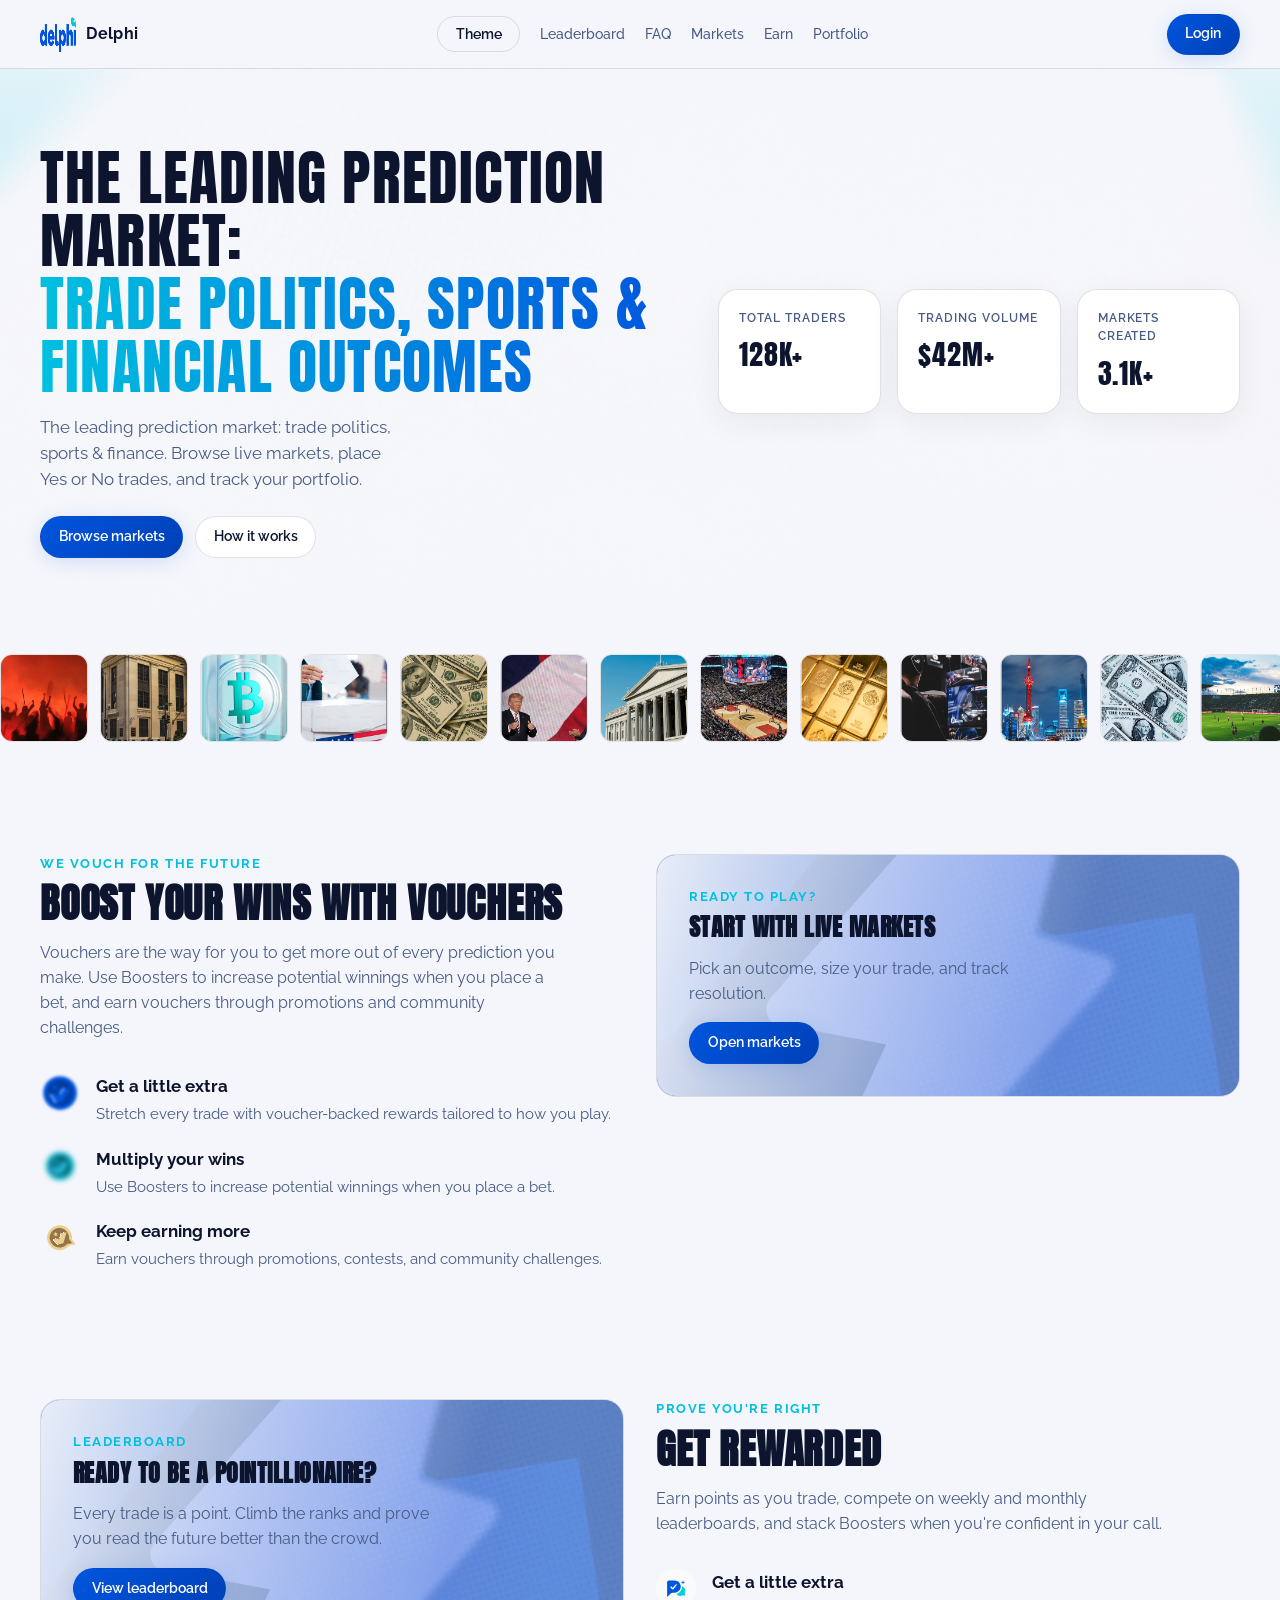
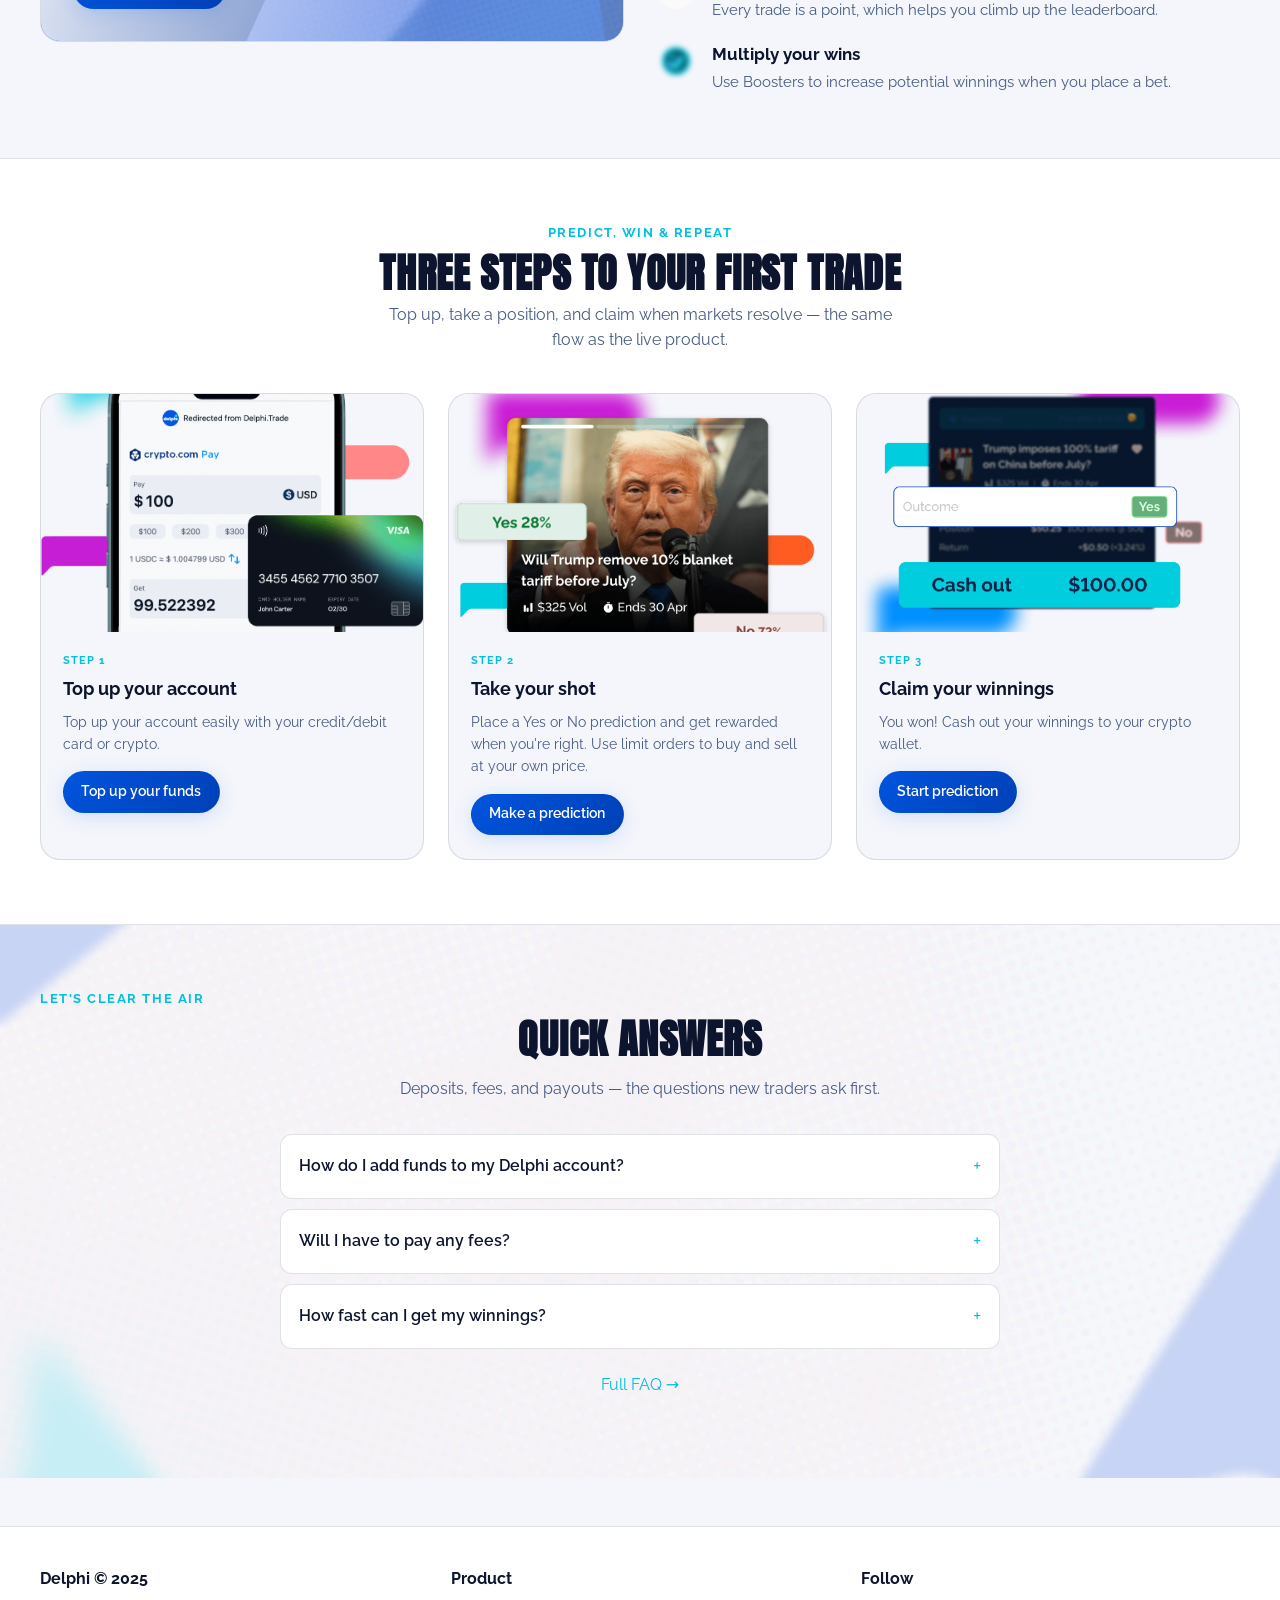
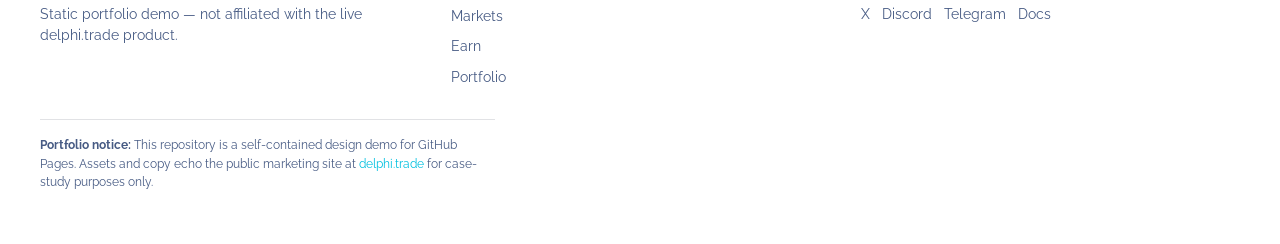
<file: docs/index.html>
<!DOCTYPE html>
<html lang="en" class="dark">
  <head>
    <meta charset="utf-8" />
    <meta name="viewport" content="width=device-width, initial-scale=1" />
    <title>Delphi: Trade Predictions for Politics, Sports &amp; Markets</title>
    <meta
      name="description"
      content="Delphi is the Prediction Market for all outcomes. Trade on politics, crypto, finance, and sports."
    />
    <link rel="icon" href="assets/images/trading-competition/delphi.png" />
    <link rel="stylesheet" href="css/site.css" />
  </head>
  <body>
    <header class="site-header">
      <div class="wrap header-inner">
        <a class="brand" href="index.html">
          <img src="assets/images/trading-competition/delphi.png" alt="" width="36" height="36" />
          Delphi
        </a>
        <nav aria-label="Primary">
          <ul class="nav-main">
            <li><button type="button" class="btn btn-ghost" data-theme-label onclick="delphiTheme.cycle()">Theme</button></li>
            <li><a href="leaderboard.html">Leaderboard</a></li>
            <li><a href="faq.html">FAQ</a></li>
            <li><a href="events.html">Markets</a></li>
            <li><a href="earn.html">Earn</a></li>
            <li><a href="portfolio.html">Portfolio</a></li>
          </ul>
        </nav>
        <div class="header-actions">
          <a class="btn btn-primary" href="portfolio.html">Login</a>
        </div>
      </div>
    </header>

    <main>
      <section class="hero" aria-labelledby="hero-title">
        <div class="hero-bg" aria-hidden="true"></div>
        <div class="wrap hero-grid">
          <div>
            <h1 id="hero-title" class="display-title">
              The Leading Prediction Market:<br />
              <span class="accent-line">Trade Politics, Sports &amp; Financial Outcomes</span>
            </h1>
            <p class="lead">
              The leading prediction market: trade politics, sports &amp; finance. Browse live markets, place Yes or No
              trades, and track your portfolio.
            </p>
            <div class="hero-cta">
              <a class="btn btn-primary" href="events.html">Browse markets</a>
              <a class="btn" href="faq.html">How it works</a>
            </div>
          </div>
          <div class="stat-grid" aria-label="Platform stats">
            <div class="stat-card">
              <div class="stat-label">Total traders</div>
              <div class="stat-value">128K+</div>
            </div>
            <div class="stat-card">
              <div class="stat-label">Trading volume</div>
              <div class="stat-value">$42M+</div>
            </div>
            <div class="stat-card">
              <div class="stat-label">Markets created</div>
              <div class="stat-value">3.1K+</div>
            </div>
          </div>
        </div>
      </section>

      <div class="marquee-section" aria-hidden="true">
        <div class="marquee">
          <div class="marquee-track">
            <div class="topic-pill"><img src="assets/images/landing/topics/action.png" alt="" /></div>
            <div class="topic-pill"><img src="assets/images/landing/topics/fed.png" alt="" /></div>
            <div class="topic-pill"><img src="assets/images/landing/topics/bitcoin.png" alt="" /></div>
            <div class="topic-pill"><img src="assets/images/landing/topics/election.png" alt="" /></div>
            <div class="topic-pill"><img src="assets/images/landing/topics/dollars.png" alt="" /></div>
            <div class="topic-pill"><img src="assets/images/landing/topics/trump.png" alt="" /></div>
            <div class="topic-pill"><img src="assets/images/landing/topics/white-house.png" alt="" /></div>
            <div class="topic-pill"><img src="assets/images/landing/topics/sports-2.png" alt="" /></div>
            <div class="topic-pill"><img src="assets/images/landing/topics/gold.png" alt="" /></div>
            <div class="topic-pill"><img src="assets/images/landing/topics/gaming.png" alt="" /></div>
            <div class="topic-pill"><img src="assets/images/landing/topics/shanghai.png" alt="" /></div>
            <div class="topic-pill"><img src="assets/images/landing/topics/dollars-2.png" alt="" /></div>
            <div class="topic-pill"><img src="assets/images/landing/topics/sports.png" alt="" /></div>
            <div class="topic-pill"><img src="assets/images/landing/topics/usa-flag.png" alt="" /></div>
            <div class="topic-pill"><img src="assets/images/landing/topics/kennedy.png" alt="" /></div>
            <div class="topic-pill"><img src="assets/images/landing/topics/usa-map.png" alt="" /></div>
          </div>
          <div class="marquee-track" aria-hidden="true">
            <div class="topic-pill"><img src="assets/images/landing/topics/action.png" alt="" /></div>
            <div class="topic-pill"><img src="assets/images/landing/topics/fed.png" alt="" /></div>
            <div class="topic-pill"><img src="assets/images/landing/topics/bitcoin.png" alt="" /></div>
            <div class="topic-pill"><img src="assets/images/landing/topics/election.png" alt="" /></div>
            <div class="topic-pill"><img src="assets/images/landing/topics/dollars.png" alt="" /></div>
            <div class="topic-pill"><img src="assets/images/landing/topics/trump.png" alt="" /></div>
            <div class="topic-pill"><img src="assets/images/landing/topics/white-house.png" alt="" /></div>
            <div class="topic-pill"><img src="assets/images/landing/topics/sports-2.png" alt="" /></div>
            <div class="topic-pill"><img src="assets/images/landing/topics/gold.png" alt="" /></div>
            <div class="topic-pill"><img src="assets/images/landing/topics/gaming.png" alt="" /></div>
            <div class="topic-pill"><img src="assets/images/landing/topics/shanghai.png" alt="" /></div>
            <div class="topic-pill"><img src="assets/images/landing/topics/dollars-2.png" alt="" /></div>
            <div class="topic-pill"><img src="assets/images/landing/topics/sports.png" alt="" /></div>
            <div class="topic-pill"><img src="assets/images/landing/topics/usa-flag.png" alt="" /></div>
            <div class="topic-pill"><img src="assets/images/landing/topics/kennedy.png" alt="" /></div>
            <div class="topic-pill"><img src="assets/images/landing/topics/usa-map.png" alt="" /></div>
          </div>
        </div>
      </div>

      <section aria-labelledby="vouchers-title">
        <div class="wrap split-grid cols-2">
          <div>
            <p class="section-label">We vouch for the future</p>
            <h2 id="vouchers-title" class="section-title">Boost your wins with vouchers</h2>
            <p class="section-desc">
              Vouchers are the way for you to get more out of every prediction you make. Use Boosters to increase
              potential winnings when you place a bet, and earn vouchers through promotions and community challenges.
            </p>
            <ul class="feature-list">
              <li class="feature-item">
                <img src="assets/images/landing/pay/check-blue.svg" alt="" />
                <div>
                  <h3>Get a little extra</h3>
                  <p>Stretch every trade with voucher-backed rewards tailored to how you play.</p>
                </div>
              </li>
              <li class="feature-item">
                <img src="assets/images/landing/pay/check-turquois.svg" alt="" />
                <div>
                  <h3>Multiply your wins</h3>
                  <p>Use Boosters to increase potential winnings when you place a bet.</p>
                </div>
              </li>
              <li class="feature-item">
                <img src="assets/images/landing/pay/check-gold.svg" alt="" />
                <div>
                  <h3>Keep earning more</h3>
                  <p>Earn vouchers through promotions, contests, and community challenges.</p>
                </div>
              </li>
            </ul>
          </div>
          <div class="banner-strip">
            <div class="bg bg-desktop" aria-hidden="true"></div>
            <div class="bg bg-mobile" aria-hidden="true"></div>
            <div class="overlay" aria-hidden="true"></div>
            <div class="inner">
              <p class="section-label">Ready to play?</p>
              <h3 class="section-title" style="font-size: 1.5rem">Start with live markets</h3>
              <p class="section-desc" style="margin-bottom: 1rem">Pick an outcome, size your trade, and track resolution.</p>
              <a class="btn btn-primary" href="events.html">Open markets</a>
            </div>
          </div>
        </div>
      </section>

      <section aria-labelledby="points-title">
        <div class="wrap split-grid cols-2">
          <div class="banner-strip">
            <div class="bg bg-desktop" aria-hidden="true"></div>
            <div class="bg bg-mobile" aria-hidden="true"></div>
            <div class="overlay" aria-hidden="true"></div>
            <div class="inner">
              <p class="section-label">Leaderboard</p>
              <h3 class="section-title" style="font-size: 1.5rem">Ready to be a Pointillionaire?</h3>
              <p class="section-desc" style="margin-bottom: 1rem">
                Every trade is a point. Climb the ranks and prove you read the future better than the crowd.
              </p>
              <a class="btn btn-primary" href="leaderboard.html">View leaderboard</a>
            </div>
          </div>
          <div>
            <p class="section-label">Prove you're right</p>
            <h2 id="points-title" class="section-title">Get rewarded</h2>
            <p class="section-desc">
              Earn points as you trade, compete on weekly and monthly leaderboards, and stack Boosters when you're
              confident in your call.
            </p>
            <ul class="feature-list">
              <li class="feature-item">
                <img src="assets/images/earn/extra-points.svg" alt="" />
                <div>
                  <h3>Get a little extra</h3>
                  <p>Every trade is a point, which helps you climb up the leaderboard.</p>
                </div>
              </li>
              <li class="feature-item">
                <img src="assets/images/landing/pay/check-turquois.svg" alt="" />
                <div>
                  <h3>Multiply your wins</h3>
                  <p>Use Boosters to increase potential winnings when you place a bet.</p>
                </div>
              </li>
            </ul>
          </div>
        </div>
      </section>

      <section class="steps-section" aria-labelledby="steps-title">
        <div class="wrap">
          <div class="steps-head">
            <p class="section-label">Predict, win &amp; repeat</p>
            <h2 id="steps-title" class="section-title">Three steps to your first trade</h2>
            <p class="section-desc" style="margin-inline: auto">
              Top up, take a position, and claim when markets resolve — the same flow as the live product.
            </p>
          </div>
          <div class="steps-grid">
            <article class="step-card">
              <img src="assets/images/landing/predict/step-1.png" alt="" />
              <div class="body">
                <div class="step-num">Step 1</div>
                <h3>Top up your account</h3>
                <p>Top up your account easily with your credit/debit card or crypto.</p>
                <a class="btn btn-primary" href="events.html">Top up your funds</a>
              </div>
            </article>
            <article class="step-card">
              <img src="assets/images/landing/predict/step-2.png" alt="" />
              <div class="body">
                <div class="step-num">Step 2</div>
                <h3>Take your shot</h3>
                <p>
                  Place a Yes or No prediction and get rewarded when you're right. Use limit orders to buy and sell at
                  your own price.
                </p>
                <a class="btn btn-primary" href="events.html">Make a prediction</a>
              </div>
            </article>
            <article class="step-card">
              <img src="assets/images/landing/predict/step-3.png" alt="" />
              <div class="body">
                <div class="step-num">Step 3</div>
                <h3>Claim your winnings</h3>
                <p>You won! Cash out your winnings to your crypto wallet.</p>
                <a class="btn btn-primary" href="events.html">Start prediction</a>
              </div>
            </article>
          </div>
        </div>
      </section>

      <section class="faq-section" aria-labelledby="faq-title">
        <div class="faq-bg" aria-hidden="true"></div>
        <div class="wrap">
          <p class="section-label">Let's clear the air</p>
          <h2 id="faq-title" class="section-title" style="text-align: center">Quick answers</h2>
          <p class="section-desc" style="margin-inline: auto; text-align: center">
            Deposits, fees, and payouts — the questions new traders ask first.
          </p>
          <div class="faq-list">
            <details class="faq-item">
              <summary>How do I add funds to my Delphi account?</summary>
              <div class="answer">
                Top up directly with your credit/debit card, or link your web3 wallet and deposit from practically any
                major chain, including Ethereum, Solana, BNB and Base.
              </div>
            </details>
            <details class="faq-item">
              <summary>Will I have to pay any fees?</summary>
              <div class="answer">
                Deposits and withdrawals are free, and markets created by Delphi are also free to trade. User-created
                markets may charge a small fee — you'll always see the exact cost before confirming your trade.
              </div>
            </details>
            <details class="faq-item">
              <summary>How fast can I get my winnings?</summary>
              <div class="answer">
                Claim your winnings as soon as a market is resolved. Resolution is targeted within 24 hours for all
                markets; disputes may take longer to resolve fairly.
              </div>
            </details>
          </div>
          <p style="text-align: center; margin-top: 1.5rem">
            <a href="faq.html">Full FAQ →</a>
          </p>
        </div>
      </section>
    </main>

    <footer class="site-footer">
      <div class="wrap footer-grid">
        <div>
          <div class="footer-brand">Delphi © 2025</div>
          <p class="section-desc" style="margin-top: 0.75rem; font-size: 0.85rem">
            Static portfolio demo — not affiliated with the live delphi.trade product.
          </p>
        </div>
        <div>
          <div class="footer-brand">Product</div>
          <ul class="footer-links">
            <li><a href="events.html">Markets</a></li>
            <li><a href="earn.html">Earn</a></li>
            <li><a href="portfolio.html">Portfolio</a></li>
          </ul>
        </div>
        <div>
          <div class="footer-brand">Follow</div>
          <div class="social-row" style="margin-top: 0.75rem">
            <a href="https://x.com/delphitrade" rel="noopener noreferrer" target="_blank">X</a>
            <a href="https://discord.gg/S449CSV5PX" rel="noopener noreferrer" target="_blank">Discord</a>
            <a href="https://t.me/delphimarket" rel="noopener noreferrer" target="_blank">Telegram</a>
            <a href="https://docs.delphi.trade" rel="noopener noreferrer" target="_blank">Docs</a>
          </div>
        </div>
      </div>
      <div class="wrap">
        <p class="demo-note">
          <strong>Portfolio notice:</strong> This repository is a self-contained design demo for GitHub Pages. Assets
          and copy echo the public marketing site at <a href="https://delphi.trade/">delphi.trade</a> for case-study
          purposes only.
        </p>
      </div>
    </footer>

    <script src="js/theme.js"></script>
  </body>
</html>
</file>
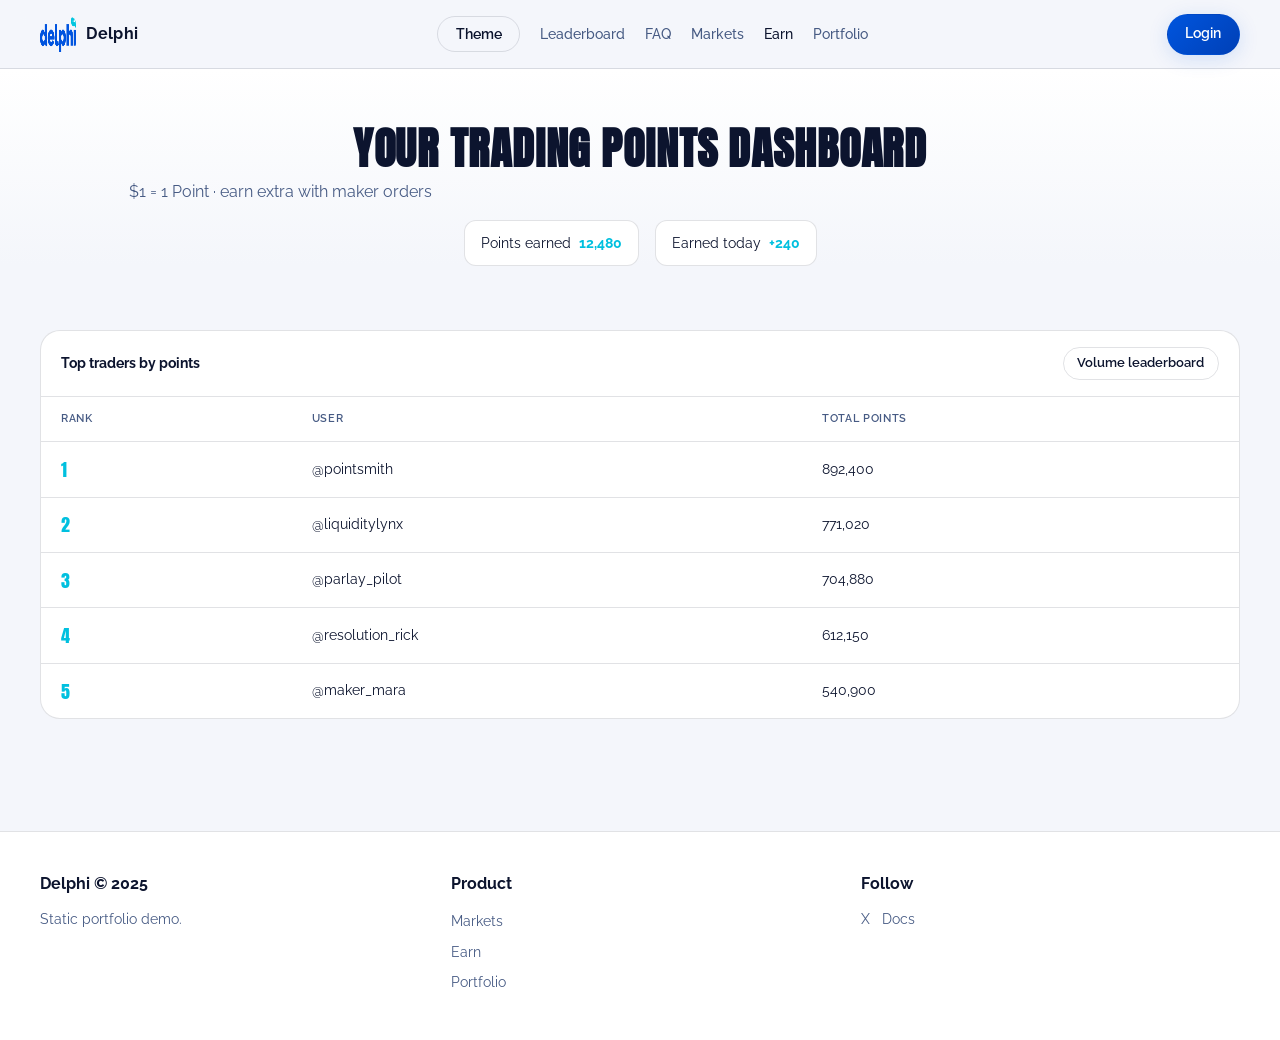
<file: docs/earn.html>
<!DOCTYPE html>
<html lang="en" class="dark">
  <head>
    <meta charset="utf-8" />
    <meta name="viewport" content="width=device-width, initial-scale=1" />
    <title>Delphi Rewards — portfolio demo</title>
    <meta name="description" content="Trading points dashboard — static demo." />
    <link rel="icon" href="assets/images/trading-competition/delphi.png" />
    <link rel="stylesheet" href="css/site.css" />
  </head>
  <body>
    <header class="site-header">
      <div class="wrap header-inner">
        <a class="brand" href="index.html">
          <img src="assets/images/trading-competition/delphi.png" alt="" width="36" height="36" />
          Delphi
        </a>
        <nav aria-label="Primary">
          <ul class="nav-main">
            <li><button type="button" class="btn btn-ghost" data-theme-label onclick="delphiTheme.cycle()">Theme</button></li>
            <li><a href="leaderboard.html">Leaderboard</a></li>
            <li><a href="faq.html">FAQ</a></li>
            <li><a href="events.html">Markets</a></li>
            <li><a href="earn.html" aria-current="page">Earn</a></li>
            <li><a href="portfolio.html">Portfolio</a></li>
          </ul>
        </nav>
        <div class="header-actions">
          <a class="btn btn-primary" href="portfolio.html">Login</a>
        </div>
      </div>
    </header>

    <main>
      <div class="points-hero page-hero" style="border-bottom: none; padding-bottom: 0">
        <div class="wrap">
          <h1>Your trading points dashboard</h1>
          <p>$1 = 1 Point · earn extra with maker orders</p>
          <div class="points-badges">
            <div class="point-stat">Points earned <strong>12,480</strong></div>
            <div class="point-stat">Earned today <strong>+240</strong></div>
          </div>
        </div>
      </div>

      <section>
        <div class="wrap">
          <div class="table-card">
            <div class="table-toolbar">
              <strong style="font-size: 0.9rem">Top traders by points</strong>
              <a class="btn btn-ghost" href="leaderboard.html" style="padding: 0.35rem 0.85rem; font-size: 0.8rem">Volume leaderboard</a>
            </div>
            <div style="overflow-x: auto">
              <table class="data-table">
                <thead>
                  <tr>
                    <th>Rank</th>
                    <th>User</th>
                    <th>Total points</th>
                  </tr>
                </thead>
                <tbody>
                  <tr>
                    <td class="rank-cell">1</td>
                    <td>@pointsmith</td>
                    <td>892,400</td>
                  </tr>
                  <tr>
                    <td class="rank-cell">2</td>
                    <td>@liquiditylynx</td>
                    <td>771,020</td>
                  </tr>
                  <tr>
                    <td class="rank-cell">3</td>
                    <td>@parlay_pilot</td>
                    <td>704,880</td>
                  </tr>
                  <tr>
                    <td class="rank-cell">4</td>
                    <td>@resolution_rick</td>
                    <td>612,150</td>
                  </tr>
                  <tr>
                    <td class="rank-cell">5</td>
                    <td>@maker_mara</td>
                    <td>540,900</td>
                  </tr>
                </tbody>
              </table>
            </div>
          </div>
        </div>
      </section>
    </main>

    <footer class="site-footer">
      <div class="wrap footer-grid">
        <div>
          <div class="footer-brand">Delphi © 2025</div>
          <p class="section-desc" style="margin-top: 0.75rem; font-size: 0.85rem">Static portfolio demo.</p>
        </div>
        <div>
          <div class="footer-brand">Product</div>
          <ul class="footer-links">
            <li><a href="events.html">Markets</a></li>
            <li><a href="earn.html">Earn</a></li>
            <li><a href="portfolio.html">Portfolio</a></li>
          </ul>
        </div>
        <div>
          <div class="footer-brand">Follow</div>
          <div class="social-row" style="margin-top: 0.75rem">
            <a href="https://x.com/delphitrade" rel="noopener noreferrer" target="_blank">X</a>
            <a href="https://docs.delphi.trade" rel="noopener noreferrer" target="_blank">Docs</a>
          </div>
        </div>
      </div>
    </footer>
    <script src="js/theme.js"></script>
  </body>
</html>
</file>
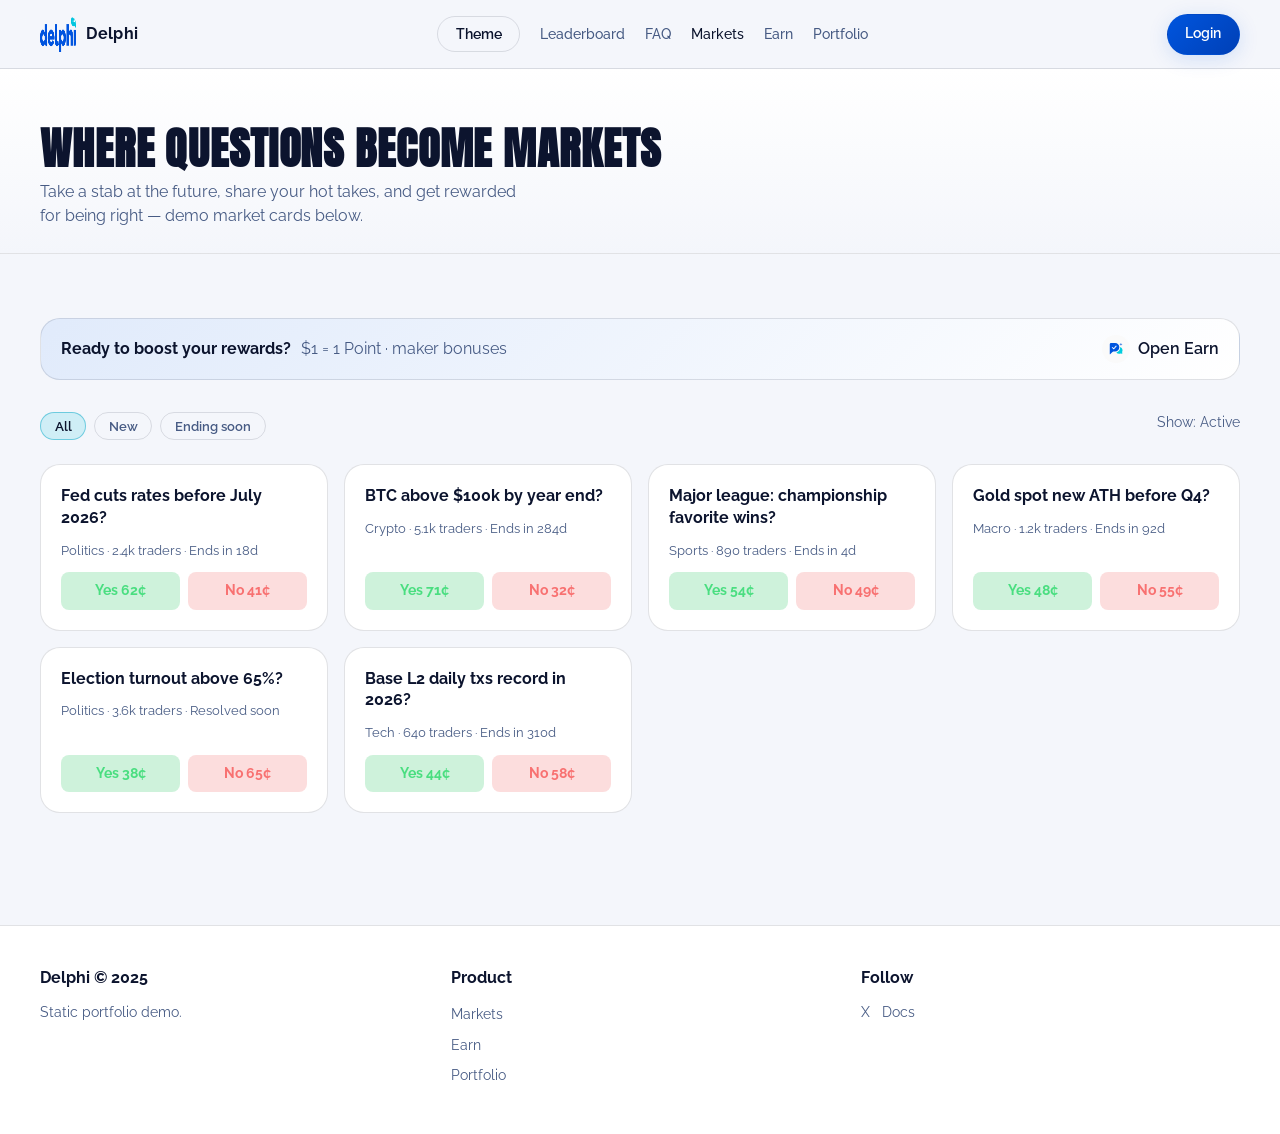
<file: docs/events.html>
<!DOCTYPE html>
<html lang="en" class="dark">
  <head>
    <meta charset="utf-8" />
    <meta name="viewport" content="width=device-width, initial-scale=1" />
    <title>All Delphi Markets — portfolio demo</title>
    <meta name="description" content="Browse markets — static demo." />
    <link rel="icon" href="assets/images/trading-competition/delphi.png" />
    <link rel="stylesheet" href="css/site.css" />
  </head>
  <body>
    <header class="site-header">
      <div class="wrap header-inner">
        <a class="brand" href="index.html">
          <img src="assets/images/trading-competition/delphi.png" alt="" width="36" height="36" />
          Delphi
        </a>
        <nav aria-label="Primary">
          <ul class="nav-main">
            <li><button type="button" class="btn btn-ghost" data-theme-label onclick="delphiTheme.cycle()">Theme</button></li>
            <li><a href="leaderboard.html">Leaderboard</a></li>
            <li><a href="faq.html">FAQ</a></li>
            <li><a href="events.html" aria-current="page">Markets</a></li>
            <li><a href="earn.html">Earn</a></li>
            <li><a href="portfolio.html">Portfolio</a></li>
          </ul>
        </nav>
        <div class="header-actions">
          <a class="btn btn-primary" href="portfolio.html">Login</a>
        </div>
      </div>
    </header>

    <main>
      <div class="page-hero">
        <div class="wrap">
          <h1>Where questions become markets</h1>
          <p>Take a stab at the future, share your hot takes, and get rewarded for being right — demo market cards below.</p>
        </div>
      </div>

      <section>
        <div class="wrap">
          <div class="promo-banner">
            <div>
              <strong>Ready to boost your rewards?</strong>
              <span style="color: var(--text-muted); margin-left: 0.35rem">$1 = 1 Point · maker bonuses</span>
            </div>
            <a href="earn.html">
              <img src="assets/images/earn/extra-points.svg" alt="" width="28" height="28" />
              Open Earn
            </a>
          </div>

          <div class="filters-row">
            <button type="button" class="chip active">All</button>
            <button type="button" class="chip">New</button>
            <button type="button" class="chip">Ending soon</button>
            <span style="margin-left: auto; font-size: 0.85rem; color: var(--text-muted)">Show: Active</span>
          </div>

          <div class="market-grid">
            <article class="market-card">
              <h3>Fed cuts rates before July 2026?</h3>
              <div class="market-meta">Politics · 2.4k traders · Ends in 18d</div>
              <div class="market-prices">
                <div class="price-tag yes">Yes 62¢</div>
                <div class="price-tag no">No 41¢</div>
              </div>
            </article>
            <article class="market-card">
              <h3>BTC above $100k by year end?</h3>
              <div class="market-meta">Crypto · 5.1k traders · Ends in 284d</div>
              <div class="market-prices">
                <div class="price-tag yes">Yes 71¢</div>
                <div class="price-tag no">No 32¢</div>
              </div>
            </article>
            <article class="market-card">
              <h3>Major league: championship favorite wins?</h3>
              <div class="market-meta">Sports · 890 traders · Ends in 4d</div>
              <div class="market-prices">
                <div class="price-tag yes">Yes 54¢</div>
                <div class="price-tag no">No 49¢</div>
              </div>
            </article>
            <article class="market-card">
              <h3>Gold spot new ATH before Q4?</h3>
              <div class="market-meta">Macro · 1.2k traders · Ends in 92d</div>
              <div class="market-prices">
                <div class="price-tag yes">Yes 48¢</div>
                <div class="price-tag no">No 55¢</div>
              </div>
            </article>
            <article class="market-card">
              <h3>Election turnout above 65%?</h3>
              <div class="market-meta">Politics · 3.6k traders · Resolved soon</div>
              <div class="market-prices">
                <div class="price-tag yes">Yes 38¢</div>
                <div class="price-tag no">No 65¢</div>
              </div>
            </article>
            <article class="market-card">
              <h3>Base L2 daily txs record in 2026?</h3>
              <div class="market-meta">Tech · 640 traders · Ends in 310d</div>
              <div class="market-prices">
                <div class="price-tag yes">Yes 44¢</div>
                <div class="price-tag no">No 58¢</div>
              </div>
            </article>
          </div>
        </div>
      </section>
    </main>

    <footer class="site-footer">
      <div class="wrap footer-grid">
        <div>
          <div class="footer-brand">Delphi © 2025</div>
          <p class="section-desc" style="margin-top: 0.75rem; font-size: 0.85rem">Static portfolio demo.</p>
        </div>
        <div>
          <div class="footer-brand">Product</div>
          <ul class="footer-links">
            <li><a href="events.html">Markets</a></li>
            <li><a href="earn.html">Earn</a></li>
            <li><a href="portfolio.html">Portfolio</a></li>
          </ul>
        </div>
        <div>
          <div class="footer-brand">Follow</div>
          <div class="social-row" style="margin-top: 0.75rem">
            <a href="https://x.com/delphitrade" rel="noopener noreferrer" target="_blank">X</a>
            <a href="https://docs.delphi.trade" rel="noopener noreferrer" target="_blank">Docs</a>
          </div>
        </div>
      </div>
    </footer>
    <script src="js/theme.js"></script>
  </body>
</html>
</file>
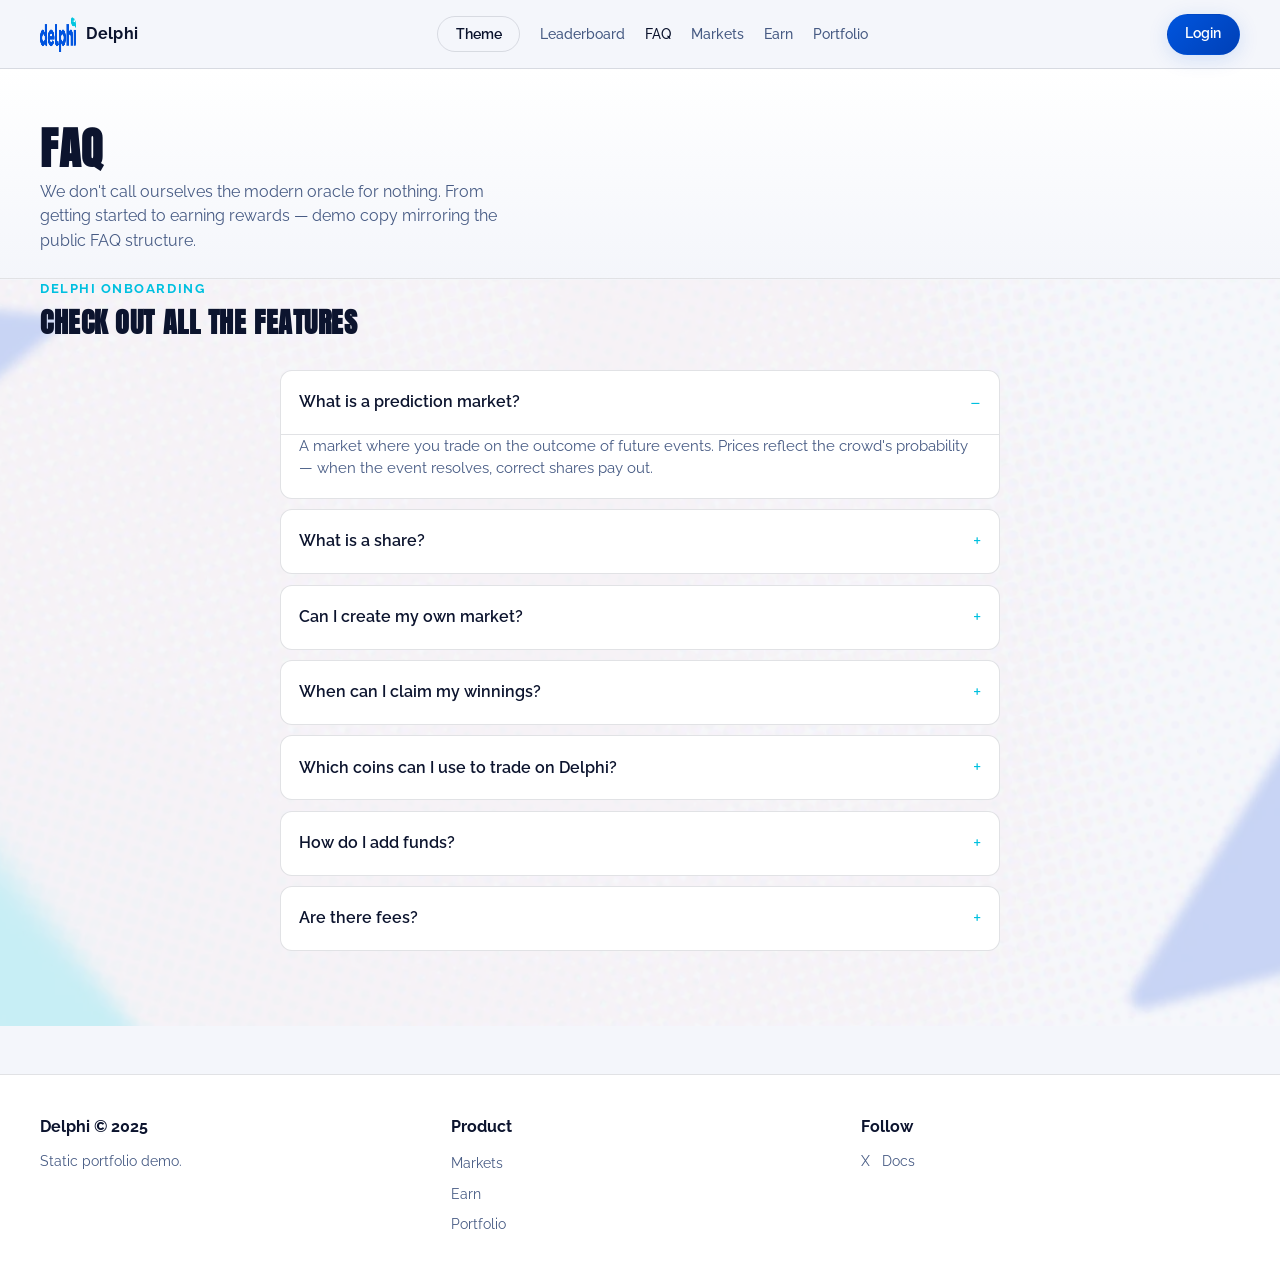
<file: docs/faq.html>
<!DOCTYPE html>
<html lang="en" class="dark">
  <head>
    <meta charset="utf-8" />
    <meta name="viewport" content="width=device-width, initial-scale=1" />
    <title>FAQ — Delphi portfolio demo</title>
    <meta name="description" content="Frequently asked questions — static demo." />
    <link rel="icon" href="assets/images/trading-competition/delphi.png" />
    <link rel="stylesheet" href="css/site.css" />
  </head>
  <body>
    <header class="site-header">
      <div class="wrap header-inner">
        <a class="brand" href="index.html">
          <img src="assets/images/trading-competition/delphi.png" alt="" width="36" height="36" />
          Delphi
        </a>
        <nav aria-label="Primary">
          <ul class="nav-main">
            <li><button type="button" class="btn btn-ghost" data-theme-label onclick="delphiTheme.cycle()">Theme</button></li>
            <li><a href="leaderboard.html">Leaderboard</a></li>
            <li><a href="faq.html" aria-current="page">FAQ</a></li>
            <li><a href="events.html">Markets</a></li>
            <li><a href="earn.html">Earn</a></li>
            <li><a href="portfolio.html">Portfolio</a></li>
          </ul>
        </nav>
        <div class="header-actions">
          <a class="btn btn-primary" href="portfolio.html">Login</a>
        </div>
      </div>
    </header>

    <main>
      <div class="page-hero">
        <div class="wrap">
          <h1>FAQ</h1>
          <p>
            We don't call ourselves the modern oracle for nothing. From getting started to earning rewards — demo copy
            mirroring the public FAQ structure.
          </p>
        </div>
      </div>

      <section class="faq-section" style="padding-top: 0">
        <div class="faq-bg" aria-hidden="true"></div>
        <div class="wrap">
          <p class="section-label">Delphi onboarding</p>
          <h2 class="section-title" style="font-size: 1.75rem">Check out all the features</h2>
          <div class="faq-list" style="margin-top: 2rem">
            <details class="faq-item" open>
              <summary>What is a prediction market?</summary>
              <div class="answer">
                A market where you trade on the outcome of future events. Prices reflect the crowd's probability — when
                the event resolves, correct shares pay out.
              </div>
            </details>
            <details class="faq-item">
              <summary>What is a share?</summary>
              <div class="answer">
                Shares represent a position on Yes or No for a given market. They can be bought, sold, or held to
                resolution depending on the market rules.
              </div>
            </details>
            <details class="faq-item">
              <summary>Can I create my own market?</summary>
              <div class="answer">
                User-created markets may be available depending on platform rules. Fees and parameters are shown before
                you confirm.
              </div>
            </details>
            <details class="faq-item">
              <summary>When can I claim my winnings?</summary>
              <div class="answer">
                After the market resolves and outcomes are finalized, you can claim according to the resolution timeline
                shown in the product.
              </div>
            </details>
            <details class="faq-item">
              <summary>Which coins can I use to trade on Delphi?</summary>
              <div class="answer">
                The live app supports deposits across major chains (e.g. Ethereum, Solana, BNB, Base). This demo does not
                connect to wallets or contracts.
              </div>
            </details>
            <details class="faq-item">
              <summary>How do I add funds?</summary>
              <div class="answer">
                Top up with card or connect a web3 wallet and bridge from supported networks — same messaging as the
                marketing site.
              </div>
            </details>
            <details class="faq-item">
              <summary>Are there fees?</summary>
              <div class="answer">
                Deposits and withdrawals are free on the live product; Delphi-created markets are free to trade. Always
                confirm fees on the trade preview screen.
              </div>
            </details>
          </div>
        </div>
      </section>
    </main>

    <footer class="site-footer">
      <div class="wrap footer-grid">
        <div>
          <div class="footer-brand">Delphi © 2025</div>
          <p class="section-desc" style="margin-top: 0.75rem; font-size: 0.85rem">Static portfolio demo.</p>
        </div>
        <div>
          <div class="footer-brand">Product</div>
          <ul class="footer-links">
            <li><a href="events.html">Markets</a></li>
            <li><a href="earn.html">Earn</a></li>
            <li><a href="portfolio.html">Portfolio</a></li>
          </ul>
        </div>
        <div>
          <div class="footer-brand">Follow</div>
          <div class="social-row" style="margin-top: 0.75rem">
            <a href="https://x.com/delphitrade" rel="noopener noreferrer" target="_blank">X</a>
            <a href="https://docs.delphi.trade" rel="noopener noreferrer" target="_blank">Docs</a>
          </div>
        </div>
      </div>
    </footer>
    <script src="js/theme.js"></script>
  </body>
</html>
</file>
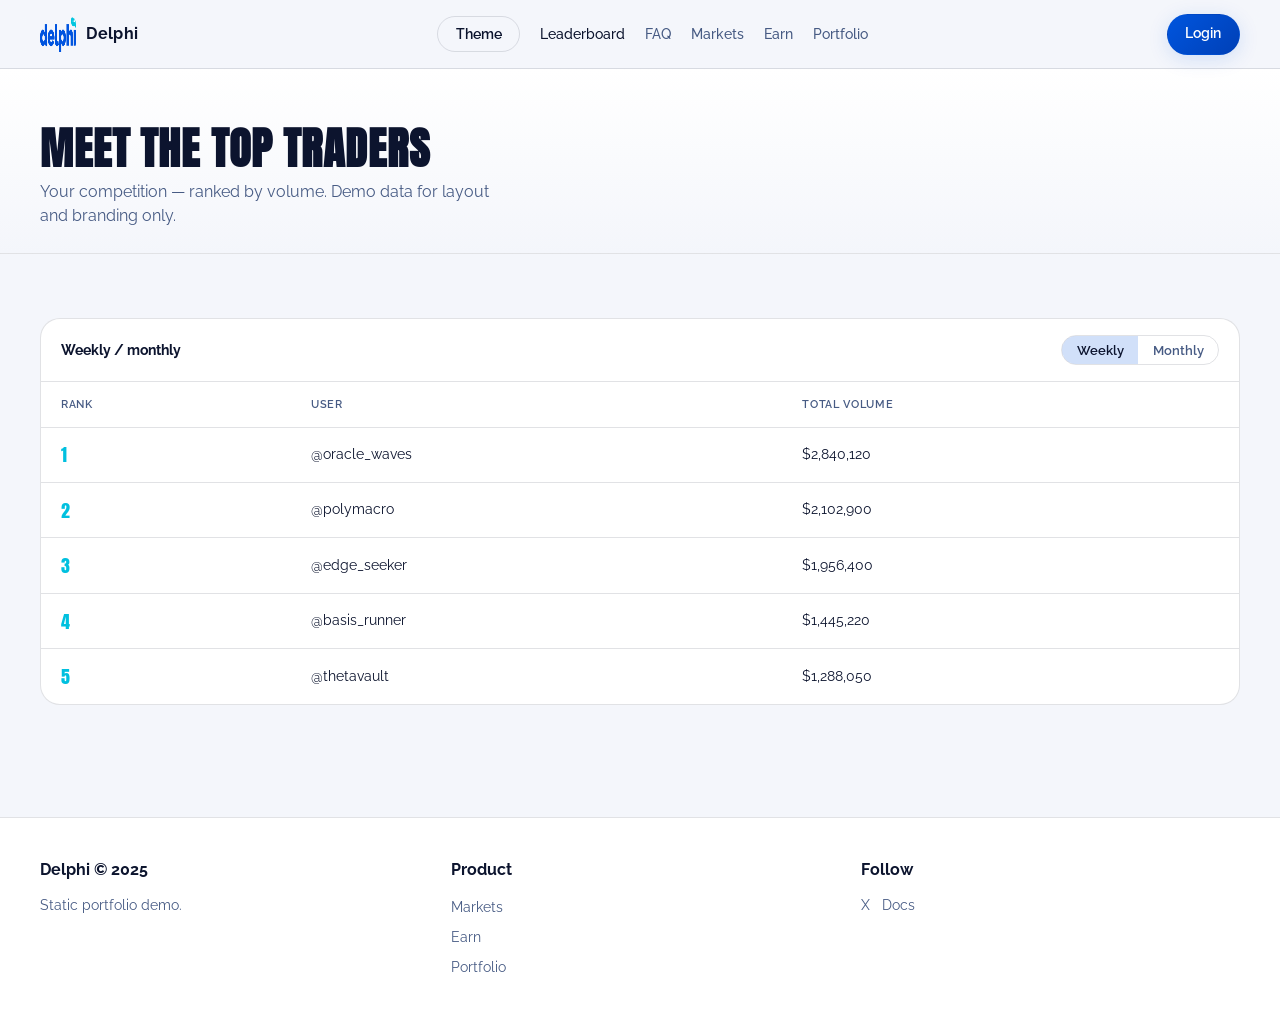
<file: docs/leaderboard.html>
<!DOCTYPE html>
<html lang="en" class="dark">
  <head>
    <meta charset="utf-8" />
    <meta name="viewport" content="width=device-width, initial-scale=1" />
    <title>Delphi Leaderboard — portfolio demo</title>
    <meta name="description" content="Top prediction market traders — static demo." />
    <link rel="icon" href="assets/images/trading-competition/delphi.png" />
    <link rel="stylesheet" href="css/site.css" />
  </head>
  <body>
    <header class="site-header">
      <div class="wrap header-inner">
        <a class="brand" href="index.html">
          <img src="assets/images/trading-competition/delphi.png" alt="" width="36" height="36" />
          Delphi
        </a>
        <nav aria-label="Primary">
          <ul class="nav-main">
            <li><button type="button" class="btn btn-ghost" data-theme-label onclick="delphiTheme.cycle()">Theme</button></li>
            <li><a href="leaderboard.html" aria-current="page">Leaderboard</a></li>
            <li><a href="faq.html">FAQ</a></li>
            <li><a href="events.html">Markets</a></li>
            <li><a href="earn.html">Earn</a></li>
            <li><a href="portfolio.html">Portfolio</a></li>
          </ul>
        </nav>
        <div class="header-actions">
          <a class="btn btn-primary" href="portfolio.html">Login</a>
        </div>
      </div>
    </header>

    <main>
      <div class="page-hero">
        <div class="wrap">
          <h1>Meet the top traders</h1>
          <p>Your competition — ranked by volume. Demo data for layout and branding only.</p>
        </div>
      </div>

      <section>
        <div class="wrap">
          <div class="table-card">
            <div class="table-toolbar">
              <strong style="font-size: 0.9rem">Weekly / monthly</strong>
              <div class="toggle-group" role="group" aria-label="Period">
                <button type="button" class="active">Weekly</button>
                <button type="button">Monthly</button>
              </div>
            </div>
            <div style="overflow-x: auto">
              <table class="data-table">
                <thead>
                  <tr>
                    <th>Rank</th>
                    <th>User</th>
                    <th>Total volume</th>
                  </tr>
                </thead>
                <tbody>
                  <tr>
                    <td class="rank-cell">1</td>
                    <td>@oracle_waves</td>
                    <td>$2,840,120</td>
                  </tr>
                  <tr>
                    <td class="rank-cell">2</td>
                    <td>@polymacro</td>
                    <td>$2,102,900</td>
                  </tr>
                  <tr>
                    <td class="rank-cell">3</td>
                    <td>@edge_seeker</td>
                    <td>$1,956,400</td>
                  </tr>
                  <tr>
                    <td class="rank-cell">4</td>
                    <td>@basis_runner</td>
                    <td>$1,445,220</td>
                  </tr>
                  <tr>
                    <td class="rank-cell">5</td>
                    <td>@thetavault</td>
                    <td>$1,288,050</td>
                  </tr>
                </tbody>
              </table>
            </div>
          </div>
        </div>
      </section>
    </main>

    <footer class="site-footer">
      <div class="wrap footer-grid">
        <div>
          <div class="footer-brand">Delphi © 2025</div>
          <p class="section-desc" style="margin-top: 0.75rem; font-size: 0.85rem">Static portfolio demo.</p>
        </div>
        <div>
          <div class="footer-brand">Product</div>
          <ul class="footer-links">
            <li><a href="events.html">Markets</a></li>
            <li><a href="earn.html">Earn</a></li>
            <li><a href="portfolio.html">Portfolio</a></li>
          </ul>
        </div>
        <div>
          <div class="footer-brand">Follow</div>
          <div class="social-row" style="margin-top: 0.75rem">
            <a href="https://x.com/delphitrade" rel="noopener noreferrer" target="_blank">X</a>
            <a href="https://docs.delphi.trade" rel="noopener noreferrer" target="_blank">Docs</a>
          </div>
        </div>
      </div>
    </footer>
    <script src="js/theme.js"></script>
  </body>
</html>
</file>
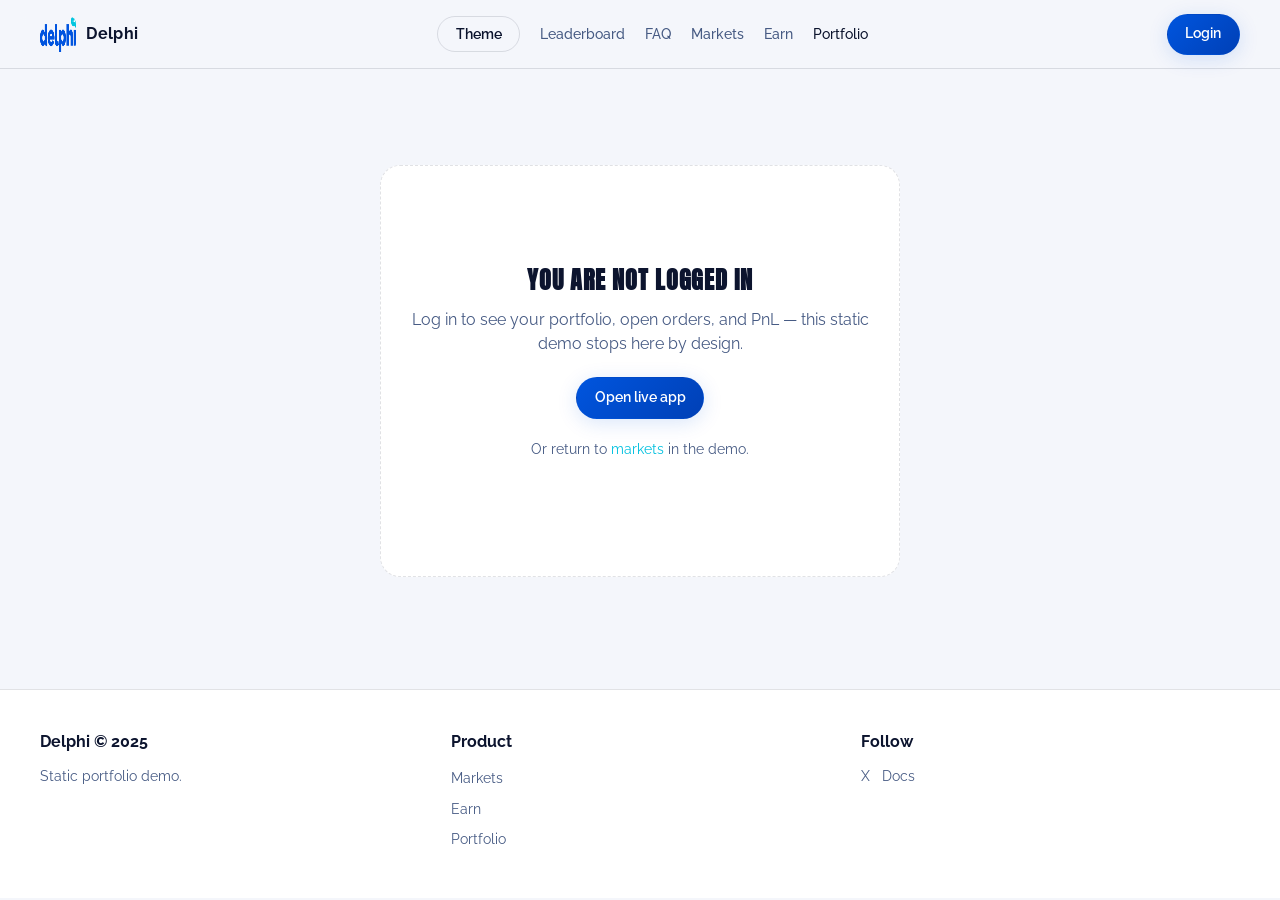
<file: docs/portfolio.html>
<!DOCTYPE html>
<html lang="en" class="dark">
  <head>
    <meta charset="utf-8" />
    <meta name="viewport" content="width=device-width, initial-scale=1" />
    <title>Your Portfolio — Delphi demo</title>
    <meta name="description" content="Portfolio — static demo login gate." />
    <link rel="icon" href="assets/images/trading-competition/delphi.png" />
    <link rel="stylesheet" href="css/site.css" />
  </head>
  <body>
    <header class="site-header">
      <div class="wrap header-inner">
        <a class="brand" href="index.html">
          <img src="assets/images/trading-competition/delphi.png" alt="" width="36" height="36" />
          Delphi
        </a>
        <nav aria-label="Primary">
          <ul class="nav-main">
            <li><button type="button" class="btn btn-ghost" data-theme-label onclick="delphiTheme.cycle()">Theme</button></li>
            <li><a href="leaderboard.html">Leaderboard</a></li>
            <li><a href="faq.html">FAQ</a></li>
            <li><a href="events.html">Markets</a></li>
            <li><a href="earn.html">Earn</a></li>
            <li><a href="portfolio.html" aria-current="page">Portfolio</a></li>
          </ul>
        </nav>
        <div class="header-actions">
          <a class="btn btn-primary" href="portfolio.html">Login</a>
        </div>
      </div>
    </header>

    <main>
      <section style="padding-top: clamp(3rem, 12vw, 6rem)">
        <div class="wrap" style="max-width: 520px">
          <div class="empty-state">
            <h2>You are not logged in</h2>
            <p>Log in to see your portfolio, open orders, and PnL — this static demo stops here by design.</p>
            <a class="btn btn-primary" href="https://delphi.trade/portfolio/" rel="noopener noreferrer" target="_blank">Open live app</a>
            <p style="margin-top: 1.25rem; font-size: 0.85rem; color: var(--text-muted)">
              Or return to <a href="events.html">markets</a> in the demo.
            </p>
          </div>
        </div>
      </section>
    </main>

    <footer class="site-footer">
      <div class="wrap footer-grid">
        <div>
          <div class="footer-brand">Delphi © 2025</div>
          <p class="section-desc" style="margin-top: 0.75rem; font-size: 0.85rem">Static portfolio demo.</p>
        </div>
        <div>
          <div class="footer-brand">Product</div>
          <ul class="footer-links">
            <li><a href="events.html">Markets</a></li>
            <li><a href="earn.html">Earn</a></li>
            <li><a href="portfolio.html">Portfolio</a></li>
          </ul>
        </div>
        <div>
          <div class="footer-brand">Follow</div>
          <div class="social-row" style="margin-top: 0.75rem">
            <a href="https://x.com/delphitrade" rel="noopener noreferrer" target="_blank">X</a>
            <a href="https://docs.delphi.trade" rel="noopener noreferrer" target="_blank">Docs</a>
          </div>
        </div>
      </div>
    </footer>
    <script src="js/theme.js"></script>
  </body>
</html>
</file>
<file: docs/css/site.css>
/* Delphi portfolio demo — static recreation for GitHub Pages */
@import url("https://fonts.googleapis.com/css2?family=Anton&family=Raleway:ital,wght@0,400;0,500;0,600;0,700;1,400&display=swap");

:root {
  --font-body: "Raleway", system-ui, sans-serif;
  --font-display: "Anton", impact, sans-serif;
  --radius: 12px;
  --radius-lg: 20px;
  --space: 1.25rem;
  --max: 1200px;
  --ease: cubic-bezier(0.4, 0, 0.2, 1);
}

html.light {
  --bg: #f4f6fb;
  --bg-elevated: #ffffff;
  --text: #0c142e;
  --text-muted: #475b84;
  --border: rgba(12, 20, 46, 0.12);
  --accent: #0055de;
  --accent-2: #00c0df;
  --glow: rgba(0, 85, 222, 0.15);
  --hero-overlay: linear-gradient(
    180deg,
    rgba(244, 246, 251, 0.92) 0%,
    rgba(244, 246, 251, 0.75) 40%,
    rgba(244, 246, 251, 0.95) 100%
  );
}

html.dark,
html:not(.light) {
  --bg: #050814;
  --bg-elevated: #0b1224;
  --text: #e8ecf8;
  --text-muted: #9aa3b8;
  --border: rgba(120, 140, 180, 0.12);
  --accent: #3b82f6;
  --accent-2: #22d3ee;
  --glow: rgba(34, 211, 238, 0.12);
  --hero-overlay: linear-gradient(
    180deg,
    rgba(5, 8, 20, 0.82) 0%,
    rgba(5, 8, 20, 0.55) 45%,
    rgba(5, 8, 20, 0.92) 100%
  );
}

html {
  font-family: var(--font-body);
  background: var(--bg);
  color: var(--text);
  scroll-behavior: smooth;
}

*,
*::before,
*::after {
  box-sizing: border-box;
}

body {
  margin: 0;
  min-height: 100vh;
  line-height: 1.55;
  -webkit-font-smoothing: antialiased;
}

img {
  max-width: 100%;
  height: auto;
  display: block;
}

a {
  color: var(--accent-2);
  text-decoration: none;
}
a:hover {
  text-decoration: underline;
}

.sr-only {
  position: absolute;
  width: 1px;
  height: 1px;
  padding: 0;
  margin: -1px;
  overflow: hidden;
  clip: rect(0, 0, 0, 0);
  border: 0;
}

/* —— Layout —— */
.wrap {
  width: min(var(--max), calc(100% - 2.5rem));
  margin-inline: auto;
}

/* —— Header —— */
.site-header {
  position: sticky;
  top: 0;
  z-index: 50;
  background: color-mix(in srgb, var(--bg) 88%, transparent);
  backdrop-filter: blur(12px);
  border-bottom: 1px solid var(--border);
}

.header-inner {
  display: flex;
  align-items: center;
  justify-content: space-between;
  gap: 1rem;
  padding: 0.85rem 0;
  flex-wrap: wrap;
}

.brand {
  display: flex;
  align-items: center;
  gap: 0.65rem;
  color: var(--text);
  font-weight: 700;
  letter-spacing: 0.02em;
  text-decoration: none;
}
.brand:hover {
  text-decoration: none;
  opacity: 0.9;
}
.brand img {
  width: 36px;
  height: 36px;
  border-radius: 8px;
}

.nav-main {
  display: flex;
  flex-wrap: wrap;
  align-items: center;
  gap: 0.35rem 1.25rem;
  list-style: none;
  margin: 0;
  padding: 0;
}

.nav-main a {
  color: var(--text-muted);
  font-size: 0.9rem;
  font-weight: 500;
  text-decoration: none;
}
.nav-main a:hover,
.nav-main a[aria-current="page"] {
  color: var(--text);
  text-decoration: none;
}

.header-actions {
  display: flex;
  align-items: center;
  gap: 0.5rem;
}

.btn {
  display: inline-flex;
  align-items: center;
  justify-content: center;
  gap: 0.35rem;
  padding: 0.55rem 1.1rem;
  font-family: inherit;
  font-size: 0.875rem;
  font-weight: 600;
  border-radius: 999px;
  border: 1px solid var(--border);
  background: var(--bg-elevated);
  color: var(--text);
  cursor: pointer;
  transition: background 0.2s var(--ease), border-color 0.2s var(--ease), transform 0.15s;
}
.btn:hover {
  border-color: color-mix(in srgb, var(--accent-2) 45%, var(--border));
}
.btn:active {
  transform: scale(0.98);
}

.btn-primary {
  background: linear-gradient(135deg, var(--accent) 0%, #0040b6 100%);
  color: #fff;
  border-color: transparent;
  box-shadow: 0 4px 20px var(--glow);
}
.btn-primary:hover {
  filter: brightness(1.06);
  text-decoration: none;
}

.btn-ghost {
  background: transparent;
}

/* —— Hero —— */
.hero {
  position: relative;
  padding: clamp(2.5rem, 6vw, 5rem) 0 clamp(3rem, 8vw, 6rem);
  overflow: hidden;
}

.hero-bg {
  position: absolute;
  inset: 0;
  background-image: url("../assets/images/landing/landing-top-bg.webp");
  background-size: cover;
  background-position: center top;
  z-index: 0;
}
.hero-bg::after {
  content: "";
  position: absolute;
  inset: 0;
  background: var(--hero-overlay);
}

.hero .wrap {
  position: relative;
  z-index: 1;
}

.hero-grid {
  display: grid;
  gap: 2.5rem;
  align-items: center;
}
@media (min-width: 900px) {
  .hero-grid {
    grid-template-columns: 1.1fr 0.9fr;
  }
}

.display-title {
  font-family: var(--font-display);
  font-weight: 400;
  font-size: clamp(2.25rem, 5.5vw, 3.75rem);
  line-height: 1.05;
  letter-spacing: 0.02em;
  text-transform: uppercase;
  margin: 0 0 1rem;
}

.display-title .accent-line {
  display: block;
  background: linear-gradient(90deg, var(--accent-2), var(--accent));
  -webkit-background-clip: text;
  background-clip: text;
  color: transparent;
}

.lead {
  font-size: 1.05rem;
  color: var(--text-muted);
  max-width: 36ch;
  margin: 0 0 1.5rem;
}

.hero-cta {
  display: flex;
  flex-wrap: wrap;
  gap: 0.75rem;
}

.stat-grid {
  display: grid;
  grid-template-columns: repeat(3, 1fr);
  gap: 1rem;
}
@media (max-width: 520px) {
  .stat-grid {
    grid-template-columns: 1fr;
  }
}

.stat-card {
  background: var(--bg-elevated);
  border: 1px solid var(--border);
  border-radius: var(--radius-lg);
  padding: 1.15rem 1.25rem;
  box-shadow: 0 8px 32px rgba(0, 0, 0, 0.06);
}
html.dark .stat-card {
  box-shadow: 0 8px 40px rgba(0, 0, 0, 0.35);
}
.stat-label {
  font-size: 0.75rem;
  font-weight: 600;
  text-transform: uppercase;
  letter-spacing: 0.08em;
  color: var(--text-muted);
  margin-bottom: 0.35rem;
}
.stat-value {
  font-family: var(--font-display);
  font-size: 1.75rem;
  letter-spacing: 0.03em;
}

/* —— Marquee topics —— */
.marquee-section {
  padding: 0 0 3rem;
  overflow: hidden;
}
.marquee {
  display: flex;
  flex-direction: row;
  gap: 0.75rem;
  width: max-content;
  animation: marquee 45s linear infinite;
  will-change: transform;
}
.marquee:hover {
  animation-play-state: paused;
}
@keyframes marquee {
  from {
    transform: translateX(0);
  }
  to {
    transform: translateX(-50%);
  }
}
.marquee-track {
  display: flex;
  gap: 0.75rem;
}
.topic-pill {
  flex: 0 0 auto;
  width: 88px;
  border-radius: var(--radius);
  overflow: hidden;
  border: 1px solid var(--border);
  background: var(--bg-elevated);
  transition: transform 0.2s var(--ease);
}
.topic-pill:hover {
  transform: translateY(-3px);
}
.topic-pill img {
  width: 100%;
  aspect-ratio: 1;
  object-fit: cover;
}

/* —— Sections —— */
section {
  padding: clamp(2.5rem, 5vw, 4rem) 0;
}

.section-label {
  font-size: 0.8rem;
  font-weight: 700;
  text-transform: uppercase;
  letter-spacing: 0.12em;
  color: var(--accent-2);
  margin: 0 0 0.5rem;
}

.section-title {
  font-family: var(--font-display);
  font-size: clamp(1.75rem, 3.5vw, 2.5rem);
  letter-spacing: 0.02em;
  text-transform: uppercase;
  margin: 0 0 1rem;
  line-height: 1.1;
}

.section-desc {
  color: var(--text-muted);
  max-width: 52ch;
  margin: 0 0 2rem;
}

.split-grid {
  display: grid;
  gap: 2rem;
}
@media (min-width: 880px) {
  .split-grid.cols-2 {
    grid-template-columns: repeat(2, 1fr);
    align-items: start;
  }
}

.feature-list {
  list-style: none;
  margin: 0;
  padding: 0;
  display: flex;
  flex-direction: column;
  gap: 1.25rem;
}
.feature-item {
  display: grid;
  grid-template-columns: auto 1fr;
  gap: 1rem;
  align-items: start;
}
.feature-item img {
  width: 40px;
  height: 40px;
}
.feature-item h3 {
  margin: 0 0 0.25rem;
  font-size: 1.05rem;
}
.feature-item p {
  margin: 0;
  font-size: 0.92rem;
  color: var(--text-muted);
}

.banner-strip {
  position: relative;
  border-radius: var(--radius-lg);
  overflow: hidden;
  min-height: 220px;
  border: 1px solid var(--border);
}
.banner-strip .bg {
  position: absolute;
  inset: 0;
  background-size: cover;
  background-position: center;
}
html.dark .banner-strip .bg-desktop {
  background-image: url("../assets/images/landing/banner-bg-desktop.webp");
}
html.light .banner-strip .bg-desktop {
  background-image: url("../assets/images/landing/banner-bg-desktop.webp");
  filter: saturate(0.85) brightness(1.05);
}
.banner-strip .bg-mobile {
  display: none;
  background-image: url("../assets/images/landing/banner-bg-mobile.webp");
}
@media (max-width: 700px) {
  .banner-strip .bg-desktop {
    display: none;
  }
  .banner-strip .bg-mobile {
    display: block;
  }
}
.banner-strip .overlay {
  position: absolute;
  inset: 0;
  background: linear-gradient(105deg, rgba(5, 8, 20, 0.9) 0%, rgba(5, 8, 20, 0.2) 70%);
}
html.light .banner-strip .overlay {
  background: linear-gradient(105deg, rgba(244, 246, 251, 0.95) 0%, rgba(244, 246, 251, 0.35) 70%);
}
.banner-strip .inner {
  position: relative;
  z-index: 1;
  padding: 2rem;
  max-width: 28rem;
}

/* —— Steps —— */
.steps-section {
  background: var(--bg-elevated);
  border-block: 1px solid var(--border);
}
.steps-head {
  text-align: center;
  margin-bottom: 2.5rem;
}
.steps-head .section-title {
  margin-bottom: 0.5rem;
}

.steps-grid {
  display: grid;
  gap: 1.5rem;
}
@media (min-width: 800px) {
  .steps-grid {
    grid-template-columns: repeat(3, 1fr);
  }
}

.step-card {
  border-radius: var(--radius-lg);
  border: 1px solid var(--border);
  overflow: hidden;
  background: var(--bg);
}
.step-card img {
  width: 100%;
  aspect-ratio: 16/10;
  object-fit: cover;
}
.step-card .body {
  padding: 1.25rem 1.35rem 1.5rem;
}
.step-card .step-num {
  font-size: 0.7rem;
  font-weight: 700;
  text-transform: uppercase;
  letter-spacing: 0.1em;
  color: var(--accent-2);
  margin-bottom: 0.35rem;
}
.step-card h3 {
  margin: 0 0 0.5rem;
  font-size: 1.1rem;
}
.step-card p {
  margin: 0 0 1rem;
  font-size: 0.9rem;
  color: var(--text-muted);
}

/* —— FAQ —— */
.faq-section {
  position: relative;
}
.faq-bg {
  position: absolute;
  inset: 0;
  background-image: url("../assets/images/landing/faqs-bg.webp");
  background-size: cover;
  background-position: center;
  opacity: 0.35;
  pointer-events: none;
}
html.light .faq-bg {
  opacity: 0.2;
}
.faq-section .wrap {
  position: relative;
}

.faq-list {
  max-width: 720px;
  margin: 0 auto;
}
details.faq-item {
  border: 1px solid var(--border);
  border-radius: var(--radius);
  background: var(--bg-elevated);
  margin-bottom: 0.65rem;
  overflow: hidden;
}
details.faq-item summary {
  padding: 1rem 1.15rem;
  cursor: pointer;
  font-weight: 600;
  list-style: none;
  display: flex;
  justify-content: space-between;
  align-items: center;
  gap: 1rem;
}
details.faq-item summary::-webkit-details-marker {
  display: none;
}
details.faq-item summary::after {
  content: "+";
  font-weight: 400;
  color: var(--accent-2);
  font-size: 1.25rem;
}
details.faq-item[open] summary::after {
  content: "−";
}
details.faq-item .answer {
  padding: 0 1.15rem 1.1rem;
  color: var(--text-muted);
  font-size: 0.92rem;
  border-top: 1px solid var(--border);
}

/* —— Tables (leaderboard / earn) —— */
.table-card {
  border: 1px solid var(--border);
  border-radius: var(--radius-lg);
  overflow: hidden;
  background: var(--bg-elevated);
}
.table-toolbar {
  display: flex;
  flex-wrap: wrap;
  gap: 0.75rem;
  align-items: center;
  justify-content: space-between;
  padding: 1rem 1.25rem;
  border-bottom: 1px solid var(--border);
}
.toggle-group {
  display: inline-flex;
  border-radius: 999px;
  border: 1px solid var(--border);
  overflow: hidden;
}
.toggle-group button {
  font-family: inherit;
  font-size: 0.8rem;
  font-weight: 600;
  padding: 0.4rem 0.9rem;
  border: none;
  background: transparent;
  color: var(--text-muted);
  cursor: pointer;
}
.toggle-group button.active {
  background: color-mix(in srgb, var(--accent) 18%, transparent);
  color: var(--text);
}

.data-table {
  width: 100%;
  border-collapse: collapse;
  font-size: 0.875rem;
}
.data-table th,
.data-table td {
  padding: 0.85rem 1.25rem;
  text-align: left;
  border-bottom: 1px solid var(--border);
}
.data-table th {
  font-size: 0.7rem;
  text-transform: uppercase;
  letter-spacing: 0.06em;
  color: var(--text-muted);
  font-weight: 600;
}
.data-table tr:last-child td {
  border-bottom: none;
}
.rank-cell {
  font-family: var(--font-display);
  font-size: 1.1rem;
  color: var(--accent-2);
}

/* —— Market cards —— */
.filters-row {
  display: flex;
  flex-wrap: wrap;
  gap: 0.5rem;
  margin-bottom: 1.5rem;
}
.chip {
  padding: 0.35rem 0.85rem;
  border-radius: 999px;
  font-size: 0.8rem;
  font-weight: 600;
  border: 1px solid var(--border);
  background: transparent;
  color: var(--text-muted);
  cursor: pointer;
  font-family: inherit;
}
.chip.active {
  background: color-mix(in srgb, var(--accent-2) 15%, transparent);
  color: var(--text);
  border-color: color-mix(in srgb, var(--accent-2) 40%, var(--border));
}

.market-grid {
  display: grid;
  gap: 1rem;
  grid-template-columns: repeat(auto-fill, minmax(280px, 1fr));
}

.market-card {
  border-radius: var(--radius-lg);
  border: 1px solid var(--border);
  background: var(--bg-elevated);
  padding: 1.25rem;
  display: flex;
  flex-direction: column;
  gap: 0.75rem;
  transition: border-color 0.2s, box-shadow 0.2s;
}
.market-card:hover {
  border-color: color-mix(in srgb, var(--accent-2) 35%, var(--border));
  box-shadow: 0 12px 40px var(--glow);
}
.market-card h3 {
  margin: 0;
  font-size: 1rem;
  line-height: 1.35;
}
.market-meta {
  font-size: 0.8rem;
  color: var(--text-muted);
}
.market-prices {
  display: flex;
  gap: 0.5rem;
  margin-top: auto;
}
.price-tag {
  flex: 1;
  text-align: center;
  padding: 0.5rem;
  border-radius: 8px;
  font-weight: 700;
  font-size: 0.85rem;
}
.price-tag.yes {
  background: color-mix(in srgb, #22c55e 22%, transparent);
  color: #4ade80;
}
.price-tag.no {
  background: color-mix(in srgb, #ef4444 18%, transparent);
  color: #f87171;
}

/* —— Earn dashboard —— */
.points-hero {
  text-align: center;
  padding: 2rem 0 1rem;
}
.points-badges {
  display: flex;
  justify-content: center;
  gap: 1rem;
  flex-wrap: wrap;
  margin-top: 1rem;
}
.point-stat {
  display: inline-flex;
  align-items: center;
  gap: 0.5rem;
  padding: 0.65rem 1rem;
  border-radius: var(--radius);
  border: 1px solid var(--border);
  background: var(--bg-elevated);
  font-size: 0.9rem;
}
.point-stat strong {
  color: var(--accent-2);
}

/* —— Portfolio empty —— */
.empty-state {
  text-align: center;
  padding: clamp(3rem, 10vw, 6rem) 1.5rem;
  border: 1px dashed var(--border);
  border-radius: var(--radius-lg);
  background: var(--bg-elevated);
}
.empty-state h2 {
  font-family: var(--font-display);
  letter-spacing: 0.03em;
  text-transform: uppercase;
  margin: 0 0 0.5rem;
}
.empty-state p {
  color: var(--text-muted);
  margin: 0 0 1.25rem;
}

/* —— Page hero (inner pages) —— */
.page-hero {
  padding: clamp(2rem, 5vw, 3.5rem) 0 1.5rem;
  border-bottom: 1px solid var(--border);
  background: linear-gradient(180deg, var(--bg-elevated) 0%, var(--bg) 100%);
}
.page-hero h1 {
  font-family: var(--font-display);
  font-size: clamp(2rem, 4vw, 2.75rem);
  text-transform: uppercase;
  letter-spacing: 0.02em;
  margin: 0 0 0.5rem;
  line-height: 1.05;
}
.page-hero p {
  margin: 0;
  color: var(--text-muted);
  max-width: 48ch;
}

/* —— Promo banner (markets) —— */
.promo-banner {
  display: flex;
  align-items: center;
  justify-content: space-between;
  gap: 1rem;
  flex-wrap: wrap;
  padding: 1rem 1.25rem;
  border-radius: var(--radius-lg);
  border: 1px solid var(--border);
  background: linear-gradient(135deg, color-mix(in srgb, var(--accent) 12%, var(--bg-elevated)), var(--bg-elevated));
  margin-bottom: 2rem;
}
.promo-banner a {
  display: inline-flex;
  align-items: center;
  gap: 0.5rem;
  font-weight: 600;
  color: var(--text);
  text-decoration: none;
}
.promo-banner a:hover {
  color: var(--accent-2);
}

/* —— Footer —— */
.site-footer {
  margin-top: 3rem;
  padding: 2.5rem 0;
  border-top: 1px solid var(--border);
  background: var(--bg-elevated);
}
.footer-grid {
  display: grid;
  gap: 2rem;
}
@media (min-width: 700px) {
  .footer-grid {
    grid-template-columns: 1fr 1fr 1fr;
  }
}
.footer-brand {
  font-weight: 700;
}
.footer-links {
  list-style: none;
  margin: 0.75rem 0 0;
  padding: 0;
}
.footer-links li {
  margin-bottom: 0.35rem;
}
.footer-links a {
  color: var(--text-muted);
  font-size: 0.9rem;
  text-decoration: none;
}
.footer-links a:hover {
  color: var(--accent-2);
}
.social-row {
  display: flex;
  gap: 0.75rem;
  flex-wrap: wrap;
}
.social-row a {
  font-size: 0.85rem;
  color: var(--text-muted);
}

.demo-note {
  font-size: 0.75rem;
  color: var(--text-muted);
  margin-top: 1.5rem;
  padding-top: 1rem;
  border-top: 1px solid var(--border);
  max-width: 65ch;
}
</file>
